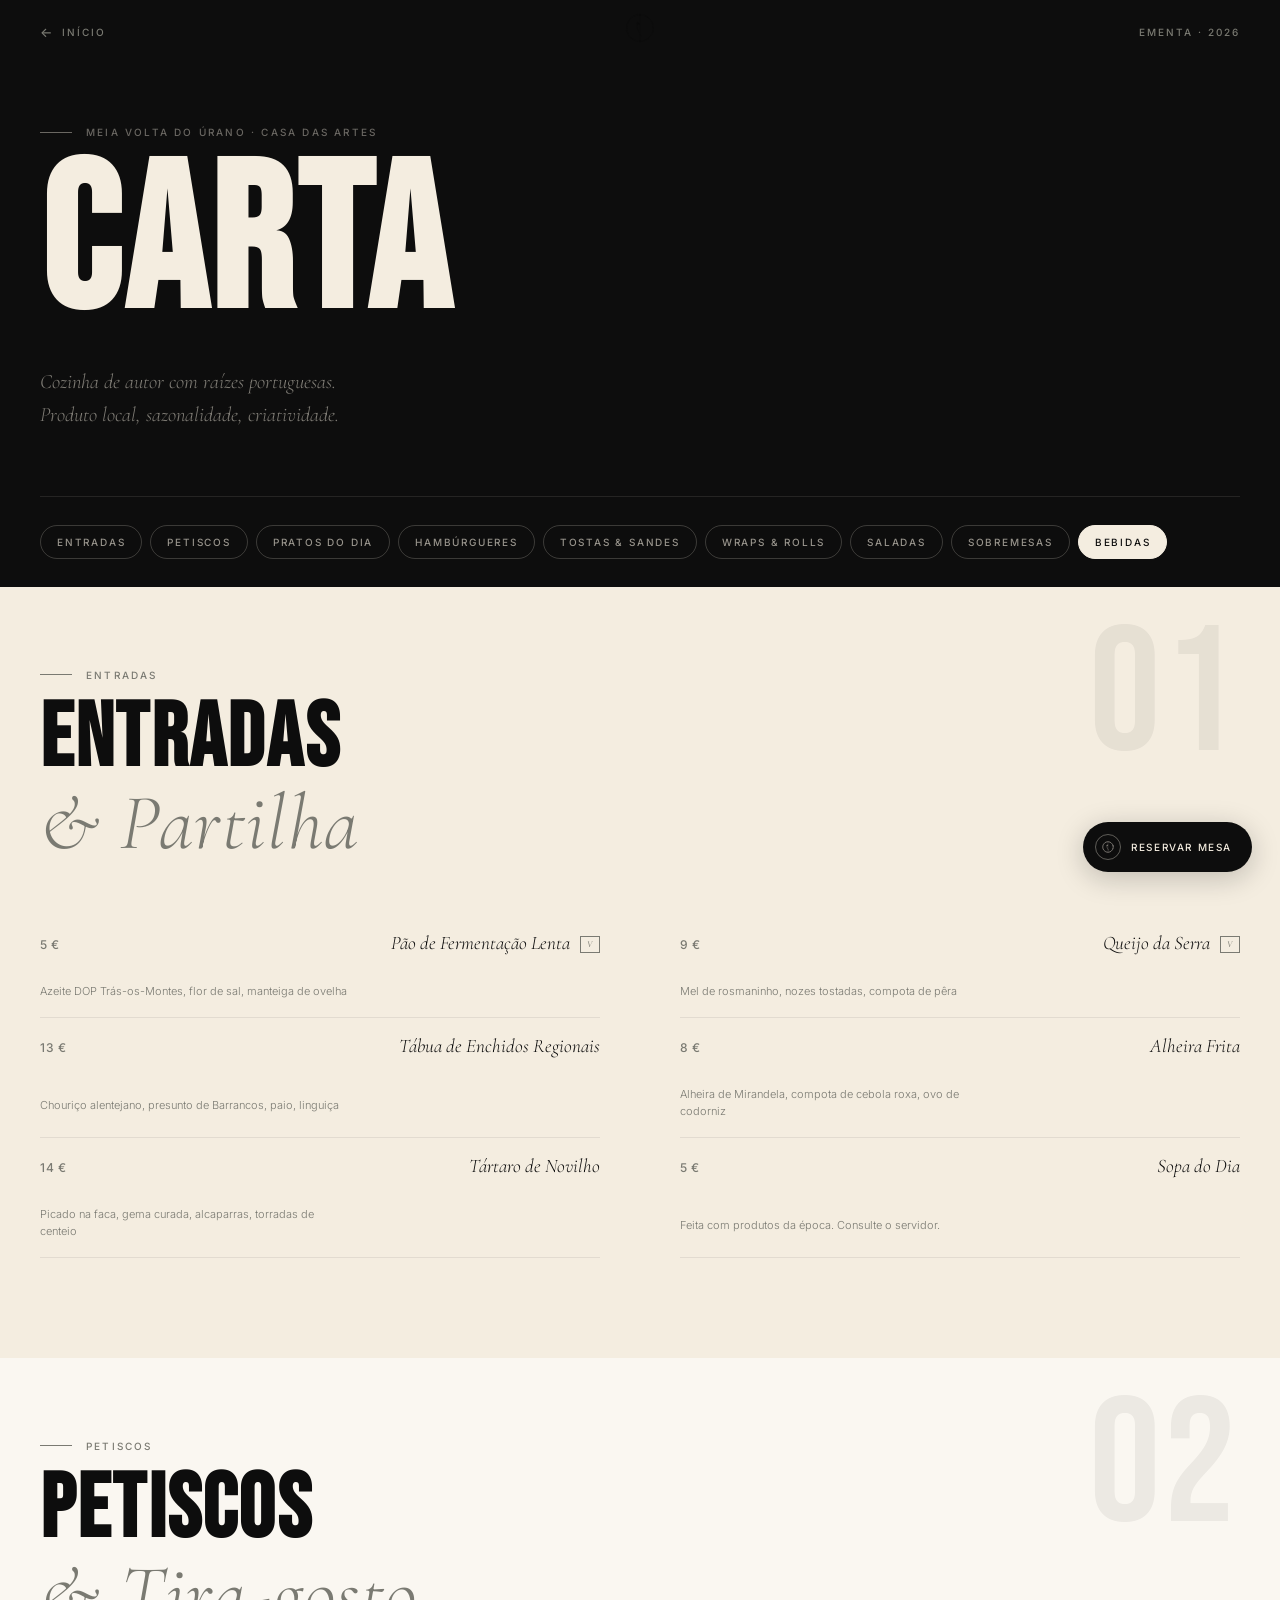
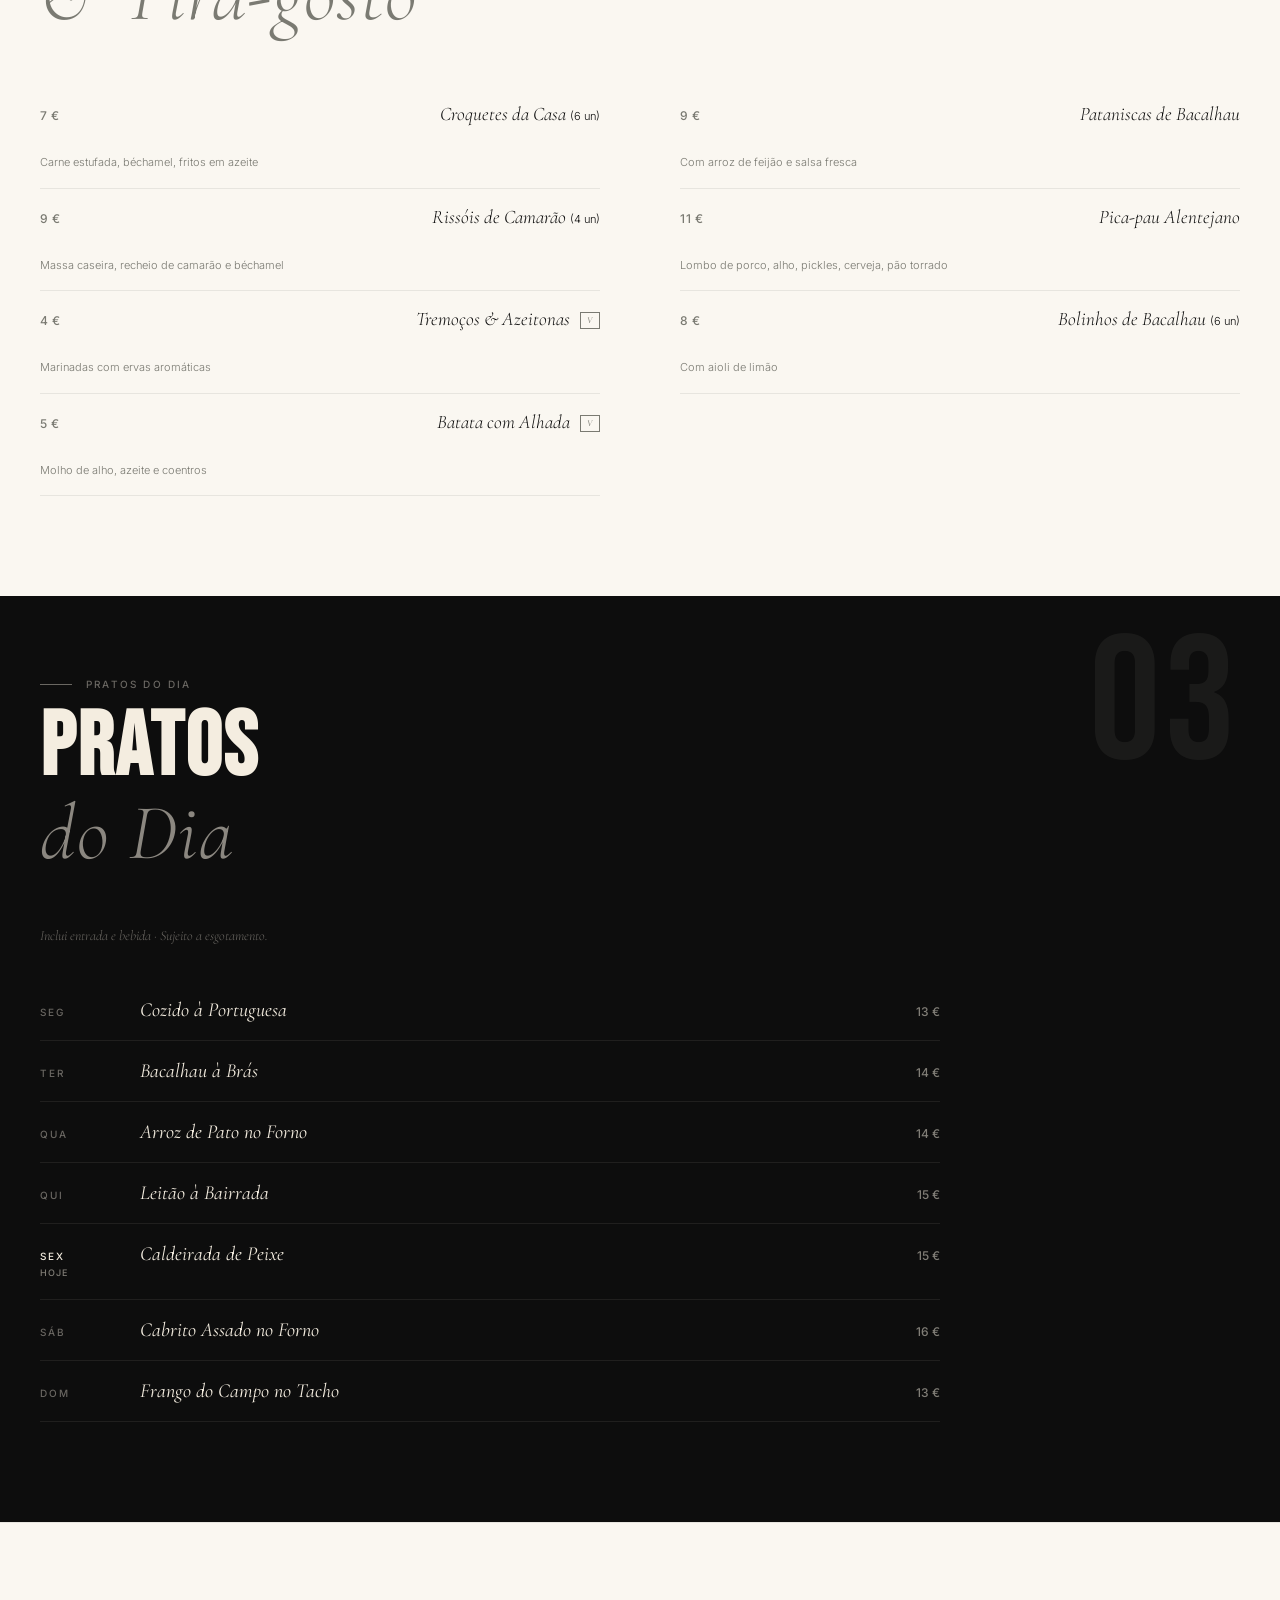
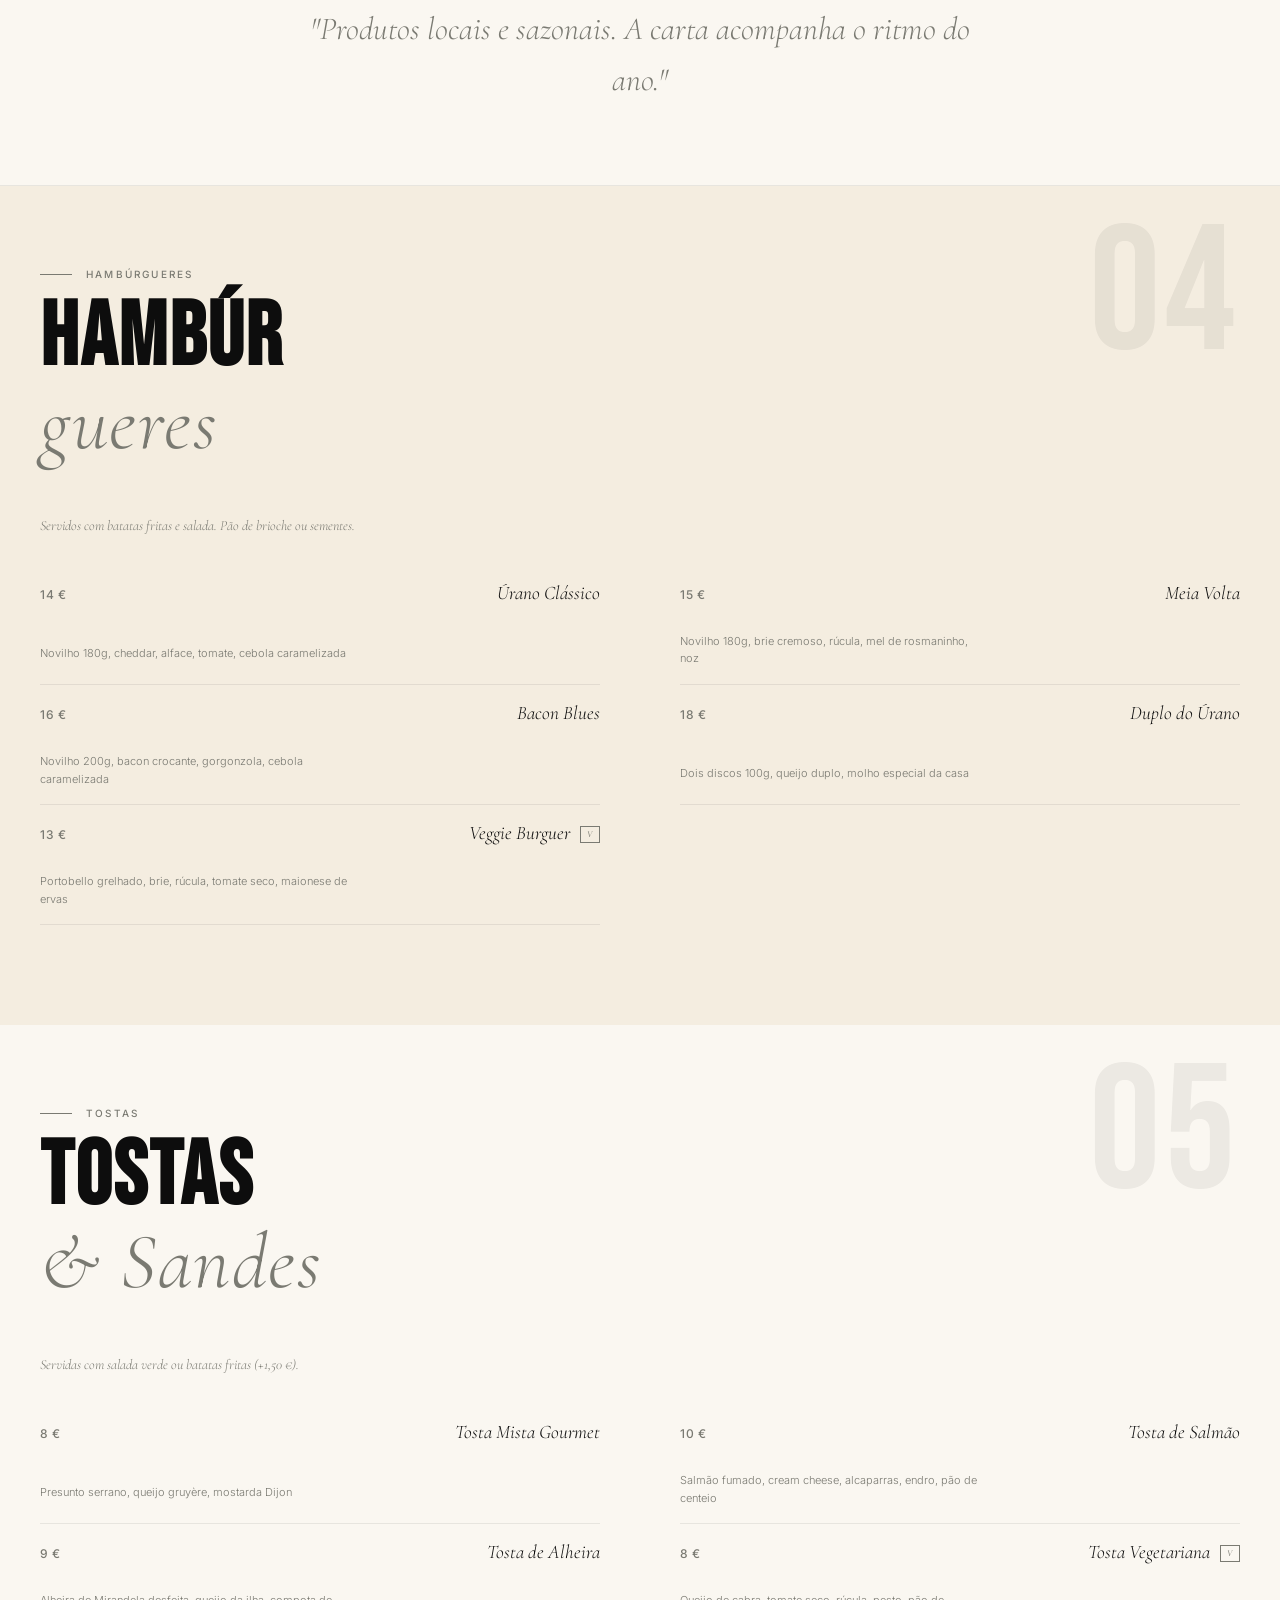
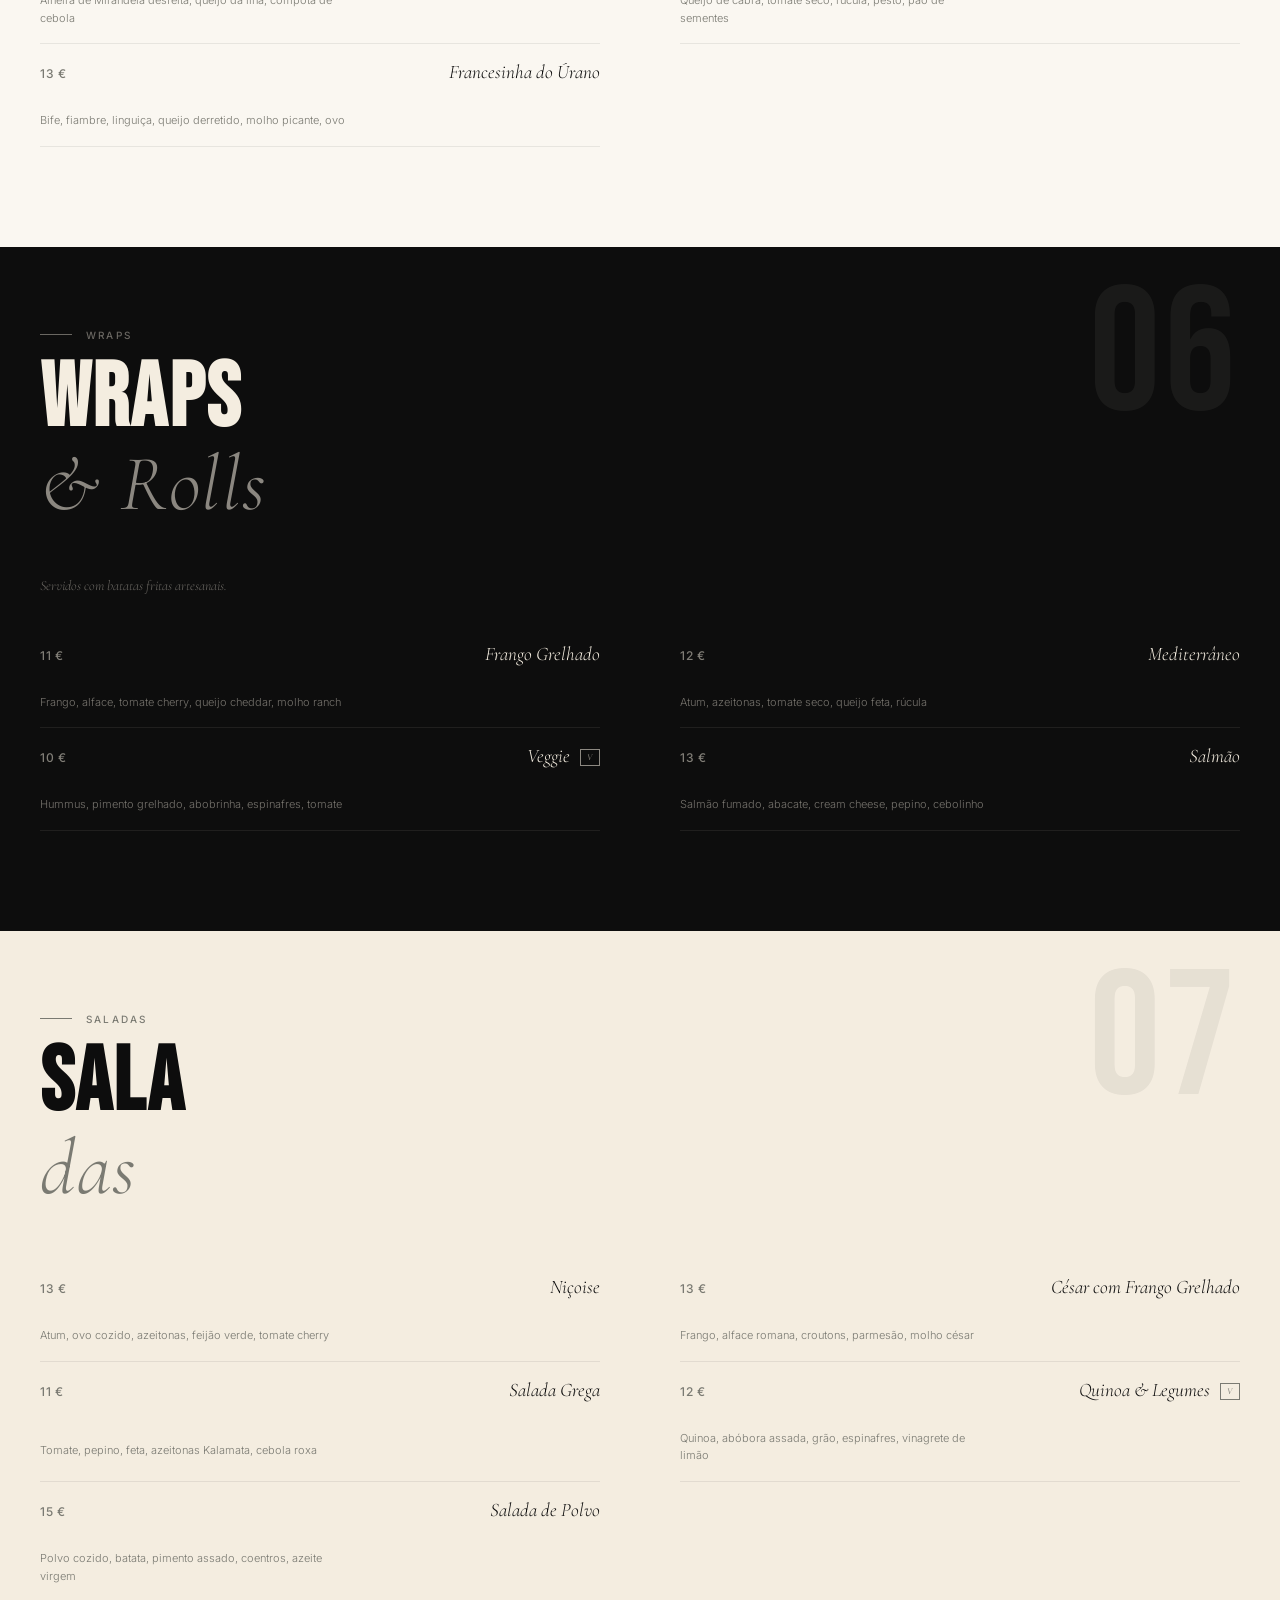
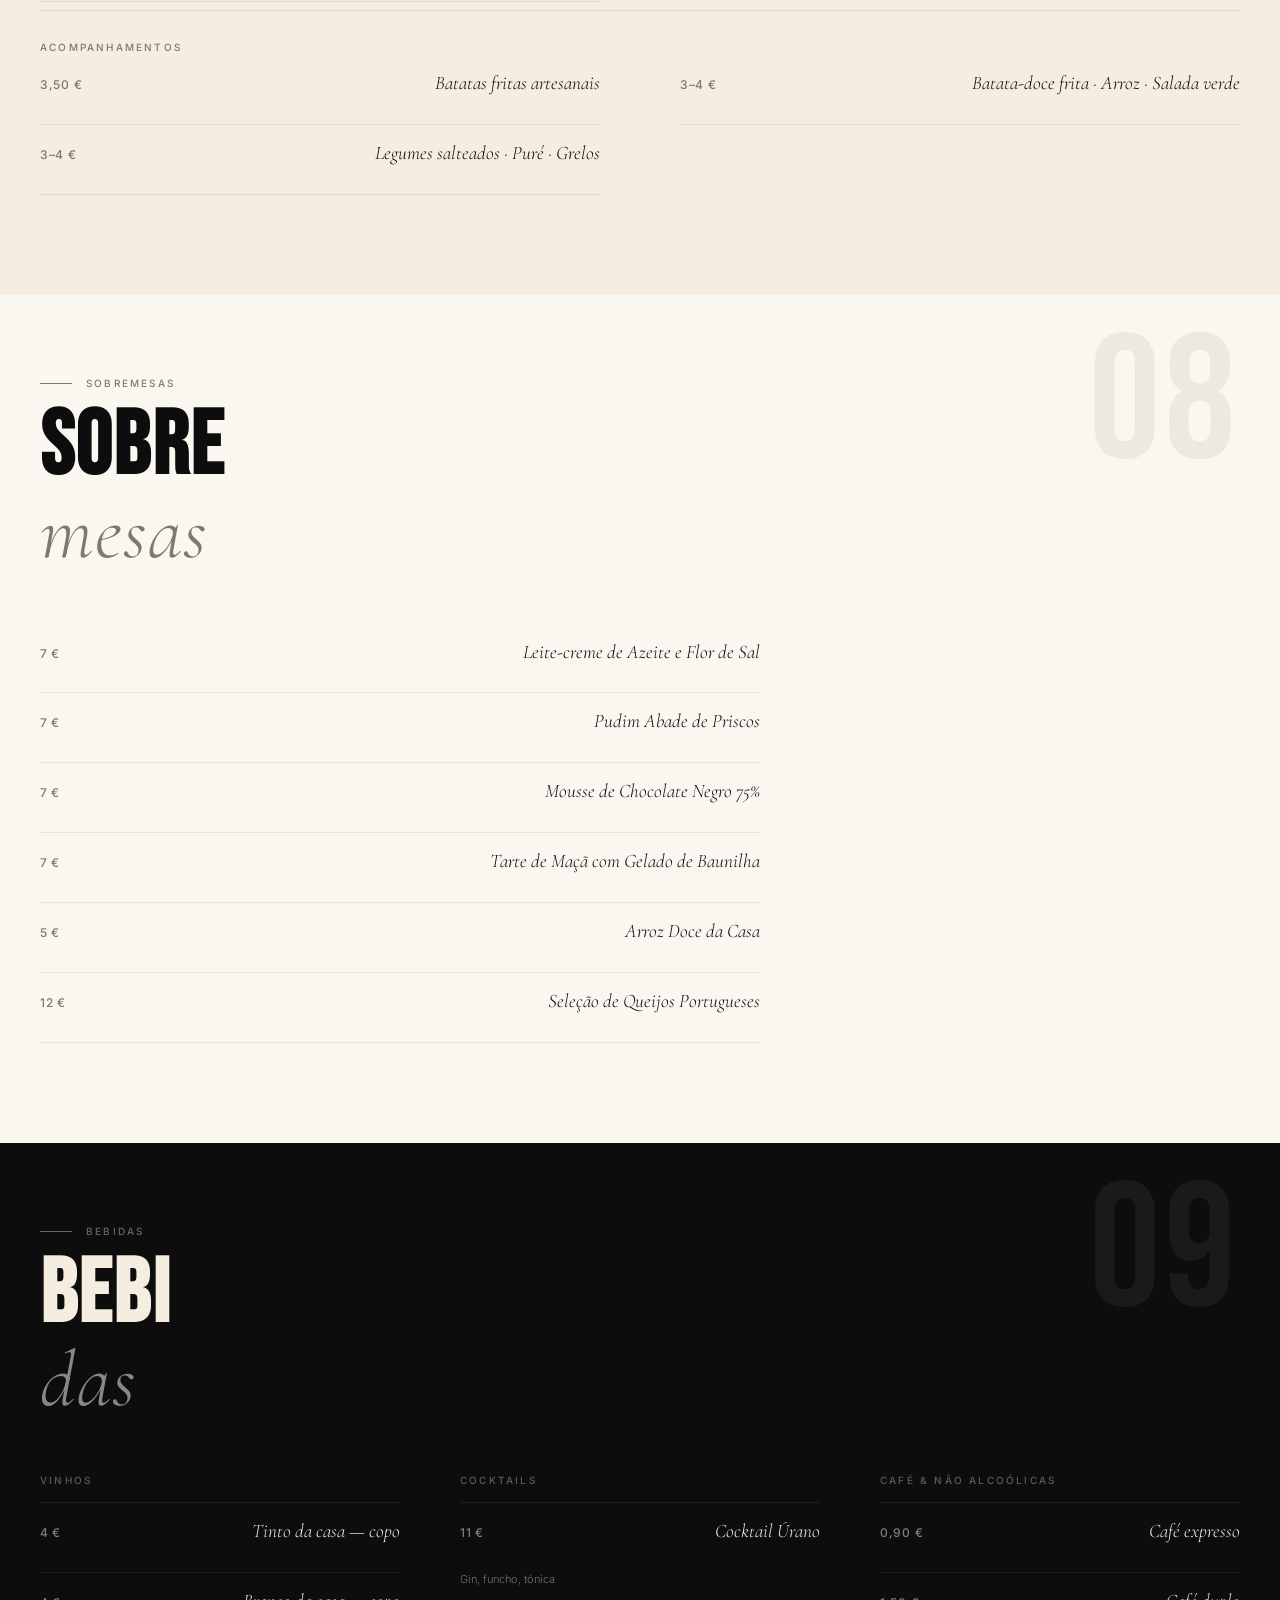
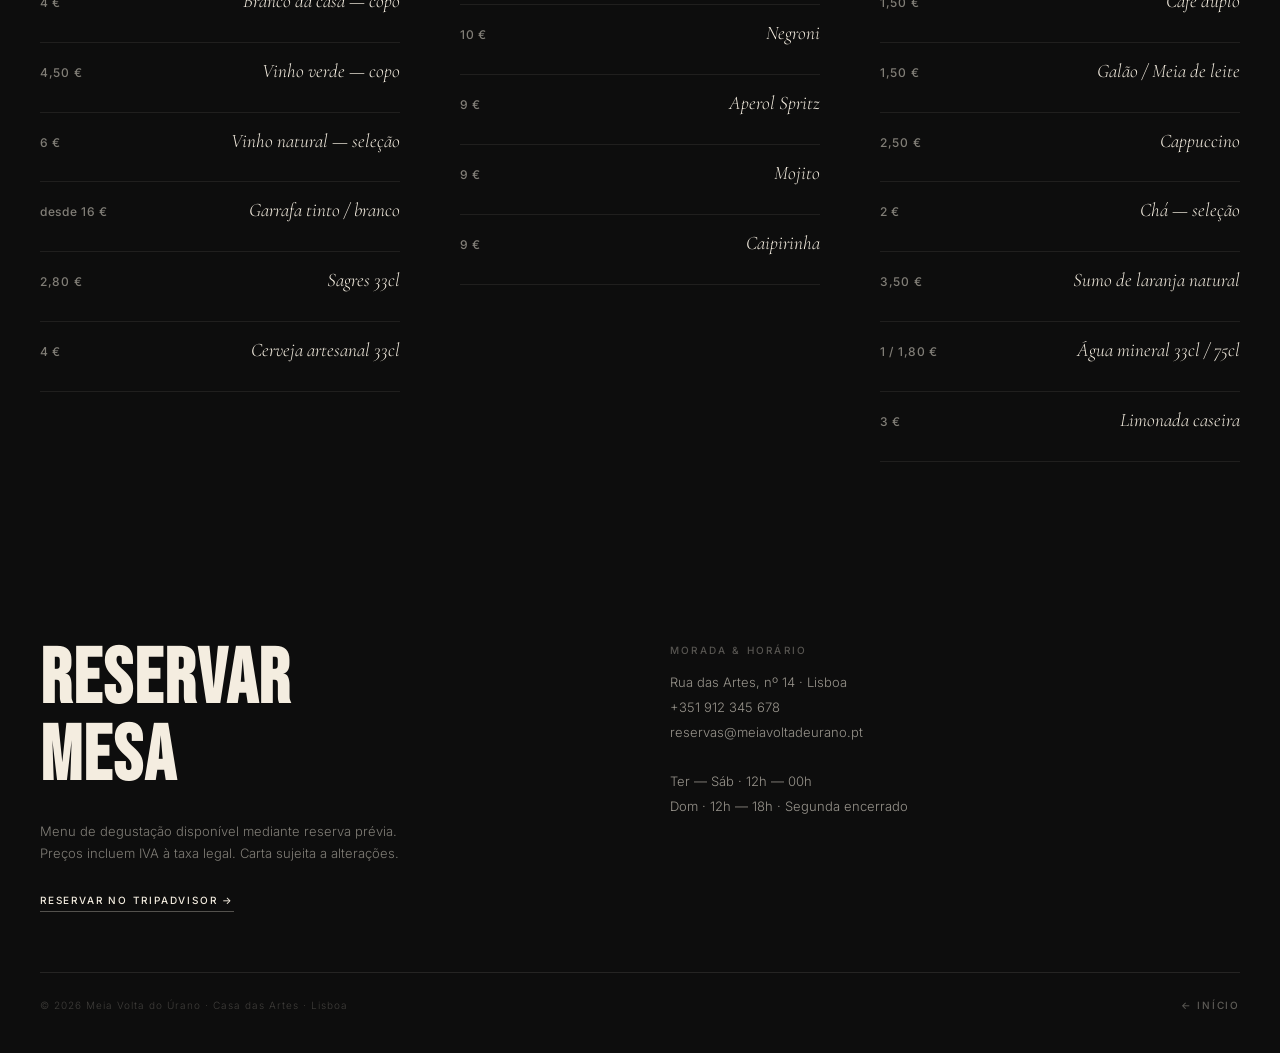
<file: menu.html>
<!DOCTYPE html>
<html lang="pt">
<head>
  <meta charset="UTF-8" />
  <meta name="viewport" content="width=device-width, initial-scale=1.0" />
  <title>Ementa · Meia Volta do Úrano</title>
  <link rel="preconnect" href="https://fonts.googleapis.com" />
  <link rel="preconnect" href="https://fonts.gstatic.com" crossorigin />
  <link href="https://fonts.googleapis.com/css2?family=Bebas+Neue&family=Cormorant+Garamond:ital,wght@0,300;0,400;1,300;1,400&family=Inter:wght@300;400;500&display=swap" rel="stylesheet" />
  <style>
  /* ═══════════════════════════════════════════════
     TOKENS
  ═══════════════════════════════════════════════ */
  :root {
    --cream:     #f4ede0;
    --cream-alt: #faf7f1;
    --black:     #0d0d0d;
    --mid:       #7a7a72;
    --dim:       #b2ada4;
    --ff-d:      'Bebas Neue', sans-serif;
    --ff-s:      'Cormorant Garamond', serif;
    --ff-b:      'Inter', sans-serif;
    --ease:      cubic-bezier(0.25, 0.46, 0.45, 0.94);
    --nav-h:     64px;
  }

  /* ═══════════════════════════════════════════════
     RESET
  ═══════════════════════════════════════════════ */
  *, *::before, *::after { box-sizing: border-box; margin: 0; padding: 0; }
  html { scroll-behavior: smooth; }
  body { background: var(--cream); color: var(--black); font-family: var(--ff-b); font-weight: 300; line-height: 1.6; overflow-x: hidden; }
  a { color: inherit; text-decoration: none; }
  ul { list-style: none; }

  /* ═══════════════════════════════════════════════
     FLOATING CTA
  ═══════════════════════════════════════════════ */
  .cta-float {
    position: fixed; bottom: 28px; right: 28px; z-index: 900;
    display: flex; align-items: center; gap: 10px;
    padding: 12px 20px 12px 12px;
    background: var(--black); color: var(--cream);
    font-family: var(--ff-b); font-size: 10px; font-weight: 500;
    letter-spacing: 0.16em; text-transform: uppercase;
    border-radius: 100px;
    box-shadow: 0 6px 28px rgba(13,13,13,.22);
    transition: transform .35s var(--ease), background .3s;
  }
  .cta-float:hover { transform: translateY(-3px); background: #2c2c2c; }
  .cta-float__mark {
    width: 26px; height: 26px;
    border: 1.5px solid rgba(244,237,224,.35);
    border-radius: 50%; display: flex; align-items: center; justify-content: center;
  }
  .cta-float__mark svg { width: 14px; height: 14px; }

  /* ═══════════════════════════════════════════════
     NAV
  ═══════════════════════════════════════════════ */
  .menu-nav {
    position: fixed; inset: 0 0 auto 0; z-index: 800;
    height: var(--nav-h); padding: 0 40px;
    display: grid; grid-template-columns: 1fr auto 1fr;
    align-items: center;
    transition: background .5s var(--ease), backdrop-filter .5s;
  }
  .menu-nav.scrolled {
    background: rgba(244,237,224,.94);
    backdrop-filter: blur(16px); -webkit-backdrop-filter: blur(16px);
  }
  .menu-nav__back {
    font-size: 10px; font-weight: 500; letter-spacing: .2em;
    text-transform: uppercase; color: var(--mid);
    display: flex; align-items: center; gap: 8px;
    transition: color .3s, gap .3s;
  }
  .menu-nav__back:hover { color: var(--black); gap: 12px; }
  .menu-nav__back::before { content: '←'; font-size: 13px; }
  .menu-nav__logo { display: flex; justify-content: center; }
  .menu-nav__logo svg { width: 36px; height: 36px; }
  .menu-nav__label {
    font-size: 10px; font-weight: 500; letter-spacing: .2em;
    text-transform: uppercase; color: var(--mid);
    text-align: right;
  }

  /* ═══════════════════════════════════════════════
     HERO
  ═══════════════════════════════════════════════ */
  .menu-hero {
    background: var(--black); color: var(--cream);
    padding: calc(var(--nav-h) + 60px) 40px 0;
    overflow: hidden; position: relative;
  }
  .menu-hero__label {
    font-size: 10px; font-weight: 500; letter-spacing: .22em;
    text-transform: uppercase; color: rgba(244,237,224,.4);
    margin-bottom: 20px;
    display: flex; align-items: center; gap: 14px;
  }
  .menu-hero__label::before {
    content: ''; display: block; width: 32px; height: 1px;
    background: currentColor; flex-shrink: 0;
  }
  .menu-hero__title {
    font-family: var(--ff-d);
    font-size: clamp(100px, 16vw, 220px);
    line-height: .85; letter-spacing: .02em;
    text-transform: uppercase;
    color: var(--cream);
    margin-bottom: 32px;
  }
  .menu-hero__sub {
    font-family: var(--ff-s); font-style: italic;
    font-size: clamp(16px, 1.6vw, 22px);
    color: rgba(244,237,224,.5);
    margin-bottom: 64px;
    max-width: 600px;
  }

  /* ── TOC pills ── */
  .menu-toc {
    display: flex; flex-wrap: wrap; gap: 8px;
    padding: 28px 0;
    border-top: 1px solid rgba(244,237,224,.1);
    overflow-x: auto;
  }
  .menu-toc a {
    font-size: 10px; font-weight: 500; letter-spacing: .18em;
    text-transform: uppercase;
    padding: 8px 16px;
    border: 1px solid rgba(244,237,224,.2);
    border-radius: 100px;
    color: rgba(244,237,224,.6);
    white-space: nowrap;
    transition: color .3s, border-color .3s, background .3s;
  }
  .menu-toc a:hover {
    color: var(--black); background: var(--cream); border-color: var(--cream);
  }
  .menu-toc a.active { color: var(--black); background: var(--cream); border-color: var(--cream); }

  /* ═══════════════════════════════════════════════
     SECTION — shared
  ═══════════════════════════════════════════════ */
  .carta-sec {
    padding: 80px 40px 100px;
    position: relative; overflow: hidden;
  }
  .carta-sec--alt  { background: var(--cream-alt); }
  .carta-sec--dark { background: var(--black); color: var(--cream); }
  .carta-sec--dark .sec-num   { color: rgba(244,237,224,.06); }
  .carta-sec--dark .sec-title em { color: rgba(244,237,224,.55); }
  .carta-sec--dark .carta-note { color: rgba(244,237,224,.4); }
  .carta-sec--dark .carta-item { border-color: rgba(244,237,224,.08); }
  .carta-sec--dark .item-desc  { color: rgba(244,237,224,.45); }
  .carta-sec--dark .item-price { color: rgba(244,237,224,.5); }
  .carta-sec--dark .item-tag   { color: rgba(244,237,224,.55); border-color: currentColor; }
  .carta-sec--dark .subhead    { color: rgba(244,237,224,.35); border-color: rgba(244,237,224,.1); }
  .carta-sec--dark .day-row    { border-color: rgba(244,237,224,.08); }
  .carta-sec--dark .day-label  { color: rgba(244,237,224,.4); }
  .carta-sec--dark .day-dish   { color: var(--cream); }
  .carta-sec--dark .day-price  { color: rgba(244,237,224,.5); }
  .carta-sec--dark .day-row.today .day-label { color: var(--cream); }

  /* Decorative number */
  .sec-num {
    font-family: var(--ff-d);
    font-size: clamp(100px, 14vw, 180px);
    line-height: 1; letter-spacing: .02em;
    color: rgba(13,13,13,.06);
    position: absolute; top: 20px; right: 40px;
    pointer-events: none; user-select: none;
  }

  /* Section header */
  .sec-head { margin-bottom: 52px; position: relative; z-index: 1; }
  .sec-label {
    font-size: 10px; font-weight: 500; letter-spacing: .22em;
    text-transform: uppercase; color: var(--mid);
    margin-bottom: 12px;
    display: flex; align-items: center; gap: 14px;
  }
  .carta-sec--dark .sec-label { color: rgba(244,237,224,.4); }
  .sec-label::before { content: ''; width: 32px; height: 1px; background: currentColor; flex-shrink: 0; }
  .sec-title {
    font-family: var(--ff-d);
    font-size: clamp(52px, 7vw, 100px);
    line-height: 1; letter-spacing: .025em; text-transform: uppercase;
  }
  .sec-title em {
    font-family: var(--ff-s); font-style: italic; font-weight: 300;
    text-transform: none; font-size: .88em; letter-spacing: .02em;
    color: var(--mid); display: block;
  }

  /* ── Grid ── */
  .carta-grid {
    display: grid;
    grid-template-columns: repeat(2, 1fr);
    gap: 0 80px;
    position: relative; z-index: 1;
  }
  .carta-grid--single { grid-template-columns: 1fr; max-width: 720px; }
  .carta-grid--triple { grid-template-columns: repeat(3, 1fr); gap: 0 60px; }

  /* ── Item row ── */
  .carta-item {
    display: grid;
    grid-template-columns: 1fr auto;
    align-items: baseline;
    gap: 12px 20px;
    padding: 16px 0;
    border-bottom: 1px solid rgba(13,13,13,.08);
  }
  .item-name {
    font-family: var(--ff-s); font-style: italic;
    font-size: clamp(17px, 1.5vw, 20px); font-weight: 300;
    line-height: 1.3;
  }
  .item-desc {
    grid-column: 1; font-size: 11px; font-weight: 300;
    color: var(--mid); line-height: 1.6;
    margin-top: 3px; max-width: 44ch;
  }
  .item-price {
    grid-row: 1 / 3; align-self: start;
    font-size: 12px; font-weight: 500; letter-spacing: .06em;
    color: var(--mid); white-space: nowrap; padding-top: 4px;
  }
  .item-price::after { content: ' €'; }
  .item-tag {
    font-size: 9px; font-weight: 500; letter-spacing: .14em;
    text-transform: uppercase; padding: 2px 6px;
    border: 1px solid var(--mid); margin-left: 6px;
    vertical-align: 2px; color: var(--mid);
  }

  /* ── Subheading inside a section ── */
  .subhead {
    font-size: 10px; font-weight: 500; letter-spacing: .22em;
    text-transform: uppercase; color: var(--mid);
    padding: 28px 0 0; margin-top: 8px;
    border-top: 1px solid rgba(13,13,13,.08);
    grid-column: 1 / -1;
  }

  /* ── Note ── */
  .carta-note {
    font-family: var(--ff-s); font-style: italic;
    font-size: 14px; color: var(--mid);
    margin-bottom: 28px; grid-column: 1 / -1;
  }

  /* ── Day rows (Pratos do Dia) ── */
  .day-grid {
    display: flex; flex-direction: column;
    max-width: 900px;
    position: relative; z-index: 1;
  }
  .day-row {
    display: grid;
    grid-template-columns: 72px 1fr auto;
    align-items: baseline;
    gap: 28px; padding: 18px 0;
    border-bottom: 1px solid rgba(13,13,13,.08);
    transition: background .3s;
  }
  .day-row:first-child { border-top: 1px solid rgba(13,13,13,.08); }
  .day-label {
    font-size: 10px; font-weight: 500; letter-spacing: .18em;
    text-transform: uppercase; color: var(--dim);
  }
  .day-row.today .day-label {
    color: var(--black); position: relative;
  }
  .day-row.today .day-label::after {
    content: 'hoje'; display: block; font-size: 9px;
    letter-spacing: .1em; color: var(--mid); margin-top: 2px;
  }
  .carta-sec--dark .day-row.today .day-label::after { color: rgba(244,237,224,.5); }
  .day-dish {
    font-family: var(--ff-s); font-size: 20px;
    font-weight: 400; font-style: italic; line-height: 1.2;
  }
  .day-price { font-size: 12px; font-weight: 500; color: var(--mid); white-space: nowrap; }
  .day-price::after { content: ' €'; }

  /* ── Drinks grid ── */
  .drinks-group { margin-bottom: 40px; }
  .drinks-group-title {
    font-size: 10px; font-weight: 500; letter-spacing: .22em;
    text-transform: uppercase; color: rgba(244,237,224,.35);
    padding-bottom: 14px; margin-bottom: 0;
    border-bottom: 1px solid rgba(244,237,224,.08);
  }

  /* ═══════════════════════════════════════════════
     DIVIDER STATEMENT
  ═══════════════════════════════════════════════ */
  .carta-statement {
    background: var(--cream-alt);
    padding: 80px 40px;
    text-align: center;
    border-top: 1px solid rgba(13,13,13,.08);
    border-bottom: 1px solid rgba(13,13,13,.08);
  }
  .carta-statement p {
    font-family: var(--ff-s); font-style: italic;
    font-size: clamp(22px, 2.5vw, 36px);
    color: var(--mid); line-height: 1.6; max-width: 680px;
    margin: 0 auto;
  }

  /* ═══════════════════════════════════════════════
     FOOTER
  ═══════════════════════════════════════════════ */
  .menu-foot {
    background: var(--black); color: var(--cream);
    padding: 80px 40px 40px;
  }
  .menu-foot__inner {
    max-width: 1240px; margin: 0 auto;
    display: grid; grid-template-columns: 1fr 1fr; gap: 60px;
    padding-bottom: 60px;
    border-bottom: 1px solid rgba(244,237,224,.1);
  }
  .menu-foot__title {
    font-family: var(--ff-d);
    font-size: clamp(44px, 6vw, 80px);
    line-height: 1; letter-spacing: .025em;
    text-transform: uppercase; color: var(--cream);
    margin-bottom: 24px;
  }
  .menu-foot__cta {
    display: inline-block; margin-top: 8px;
    font-size: 10px; font-weight: 500; letter-spacing: .18em;
    text-transform: uppercase; color: var(--cream);
    border-bottom: 1px solid rgba(244,237,224,.3);
    padding-bottom: 3px;
    transition: border-color .3s;
  }
  .menu-foot__cta:hover { border-color: var(--cream); }
  .menu-foot__info h4 {
    font-size: 10px; font-weight: 500; letter-spacing: .22em;
    text-transform: uppercase; color: rgba(244,237,224,.32);
    margin-bottom: 12px;
  }
  .menu-foot__info p {
    font-size: 13px; font-weight: 300; line-height: 1.9;
    color: rgba(244,237,224,.6);
  }
  .menu-foot__info a { color: rgba(244,237,224,.6); transition: color .3s; }
  .menu-foot__info a:hover { color: var(--cream); }
  .menu-foot__copy {
    max-width: 1240px; margin: 24px auto 0;
    display: flex; justify-content: space-between; align-items: center;
    flex-wrap: wrap; gap: 12px;
  }
  .menu-foot__copy p {
    font-size: 10px; letter-spacing: .1em;
    color: rgba(244,237,224,.22);
  }
  .menu-foot__back {
    font-size: 10px; font-weight: 500; letter-spacing: .18em;
    text-transform: uppercase; color: rgba(244,237,224,.35);
    transition: color .3s; display: flex; align-items: center; gap: 6px;
  }
  .menu-foot__back:hover { color: var(--cream); }

  /* ═══════════════════════════════════════════════
     RESPONSIVE
  ═══════════════════════════════════════════════ */
  @media (max-width: 900px) {
    .carta-grid, .carta-grid--triple { grid-template-columns: 1fr; }
    .carta-grid { gap: 0; }
    .menu-foot__inner { grid-template-columns: 1fr; gap: 40px; }
  }
  @media (max-width: 640px) {
    :root { --nav-h: 56px; }
    .menu-nav { padding: 0 20px; }
    .menu-nav__label { display: none; }
    .menu-hero { padding: calc(var(--nav-h) + 40px) 20px 0; }
    .carta-sec { padding: 60px 20px 72px; }
    .sec-num { right: 20px; font-size: 80px; }
    .menu-toc { gap: 6px; }
    .day-row { grid-template-columns: 56px 1fr auto; gap: 16px; }
    .menu-foot { padding: 60px 20px 32px; }
    .menu-foot__copy { flex-direction: column; gap: 8px; }
    .cta-float { bottom: 16px; right: 16px; padding: 10px 16px 10px 10px; }
  }
  </style>
</head>
<body>

<!-- ── SVG defs ── -->
<svg width="0" height="0" style="position:absolute" aria-hidden="true">
  <symbol id="logo-mark" viewBox="0 0 100 100">
    <g fill="none" stroke="currentColor" stroke-linecap="round">
      <ellipse cx="50" cy="50" rx="38" ry="38" transform="rotate(-12 50 50)" stroke-width="2.2"/>
      <ellipse cx="50" cy="50" rx="37" ry="37" transform="rotate(18 50 50)" stroke-width="0.8"/>
      <path d="M50 12 L50 88" stroke-width="0.8"/>
      <path d="M46 34 Q38 40 42 50 Q46 58 48 64 Q50 70 54 72" stroke-width="1.6"/>
      <circle cx="44" cy="38" r="3" stroke-width="1.4"/>
    </g>
  </symbol>
</svg>

<!-- ── Floating CTA ── -->
<a href="https://www.tripadvisor.com/" class="cta-float" target="_blank" rel="noopener">
  <span class="cta-float__mark"><svg viewBox="0 0 100 100"><use href="#logo-mark"/></svg></span>
  Reservar Mesa
</a>

<!-- ══════════════════════════════════════
     NAV
══════════════════════════════════════ -->
<header class="menu-nav" id="menuNav">
  <a href="index.html" class="menu-nav__back">Início</a>
  <div class="menu-nav__logo">
    <a href="index.html" aria-label="Página inicial">
      <svg viewBox="0 0 100 100" fill="none" stroke="#0d0d0d" stroke-linecap="round">
        <use href="#logo-mark"/>
      </svg>
    </a>
  </div>
  <span class="menu-nav__label">Ementa · 2026</span>
</header>

<!-- ══════════════════════════════════════
     HERO
══════════════════════════════════════ -->
<div class="menu-hero">
  <p class="menu-hero__label">Meia Volta do Úrano · Casa das Artes</p>
  <h1 class="menu-hero__title">Carta</h1>
  <p class="menu-hero__sub">Cozinha de autor com raízes portuguesas.<br>Produto local, sazonalidade, criatividade.</p>
  <nav class="menu-toc" aria-label="Secções da carta">
    <a href="#entradas">Entradas</a>
    <a href="#petiscos">Petiscos</a>
    <a href="#dia">Pratos do Dia</a>
    <a href="#hamburgueres">Hambúrgueres</a>
    <a href="#tostas">Tostas &amp; Sandes</a>
    <a href="#wraps">Wraps &amp; Rolls</a>
    <a href="#saladas">Saladas</a>
    <a href="#sobremesas">Sobremesas</a>
    <a href="#bebidas">Bebidas</a>
  </nav>
</div>

<!-- ══════════════════════════════════════
     01 — ENTRADAS
══════════════════════════════════════ -->
<section class="carta-sec" id="entradas">
  <span class="sec-num" aria-hidden="true">01</span>
  <div class="sec-head">
    <p class="sec-label">Entradas</p>
    <h2 class="sec-title">Entradas<em>&amp; Partilha</em></h2>
  </div>
  <div class="carta-grid">
    <article class="carta-item">
      <span class="item-name">Pão de Fermentação Lenta <span class="item-tag">v</span></span>
      <span class="item-price">5</span>
      <span class="item-desc">Azeite DOP Trás-os-Montes, flor de sal, manteiga de ovelha</span>
    </article>
    <article class="carta-item">
      <span class="item-name">Queijo da Serra <span class="item-tag">v</span></span>
      <span class="item-price">9</span>
      <span class="item-desc">Mel de rosmaninho, nozes tostadas, compota de pêra</span>
    </article>
    <article class="carta-item">
      <span class="item-name">Tábua de Enchidos Regionais</span>
      <span class="item-price">13</span>
      <span class="item-desc">Chouriço alentejano, presunto de Barrancos, paio, linguiça</span>
    </article>
    <article class="carta-item">
      <span class="item-name">Alheira Frita</span>
      <span class="item-price">8</span>
      <span class="item-desc">Alheira de Mirandela, compota de cebola roxa, ovo de codorniz</span>
    </article>
    <article class="carta-item">
      <span class="item-name">Tártaro de Novilho</span>
      <span class="item-price">14</span>
      <span class="item-desc">Picado na faca, gema curada, alcaparras, torradas de centeio</span>
    </article>
    <article class="carta-item">
      <span class="item-name">Sopa do Dia</span>
      <span class="item-price">5</span>
      <span class="item-desc">Feita com produtos da época. Consulte o servidor.</span>
    </article>
  </div>
</section>

<!-- ══════════════════════════════════════
     02 — PETISCOS
══════════════════════════════════════ -->
<section class="carta-sec carta-sec--alt" id="petiscos">
  <span class="sec-num" aria-hidden="true">02</span>
  <div class="sec-head">
    <p class="sec-label">Petiscos</p>
    <h2 class="sec-title">Petiscos<em>&amp; Tira-gosto</em></h2>
  </div>
  <div class="carta-grid">
    <article class="carta-item">
      <span class="item-name">Croquetes da Casa <small style="font-size:11px;font-style:normal;font-family:var(--ff-b)">(6 un)</small></span>
      <span class="item-price">7</span>
      <span class="item-desc">Carne estufada, béchamel, fritos em azeite</span>
    </article>
    <article class="carta-item">
      <span class="item-name">Pataniscas de Bacalhau</span>
      <span class="item-price">9</span>
      <span class="item-desc">Com arroz de feijão e salsa fresca</span>
    </article>
    <article class="carta-item">
      <span class="item-name">Rissóis de Camarão <small style="font-size:11px;font-style:normal;font-family:var(--ff-b)">(4 un)</small></span>
      <span class="item-price">9</span>
      <span class="item-desc">Massa caseira, recheio de camarão e béchamel</span>
    </article>
    <article class="carta-item">
      <span class="item-name">Pica-pau Alentejano</span>
      <span class="item-price">11</span>
      <span class="item-desc">Lombo de porco, alho, pickles, cerveja, pão torrado</span>
    </article>
    <article class="carta-item">
      <span class="item-name">Tremoços &amp; Azeitonas <span class="item-tag">v</span></span>
      <span class="item-price">4</span>
      <span class="item-desc">Marinadas com ervas aromáticas</span>
    </article>
    <article class="carta-item">
      <span class="item-name">Bolinhos de Bacalhau <small style="font-size:11px;font-style:normal;font-family:var(--ff-b)">(6 un)</small></span>
      <span class="item-price">8</span>
      <span class="item-desc">Com aioli de limão</span>
    </article>
    <article class="carta-item">
      <span class="item-name">Batata com Alhada <span class="item-tag">v</span></span>
      <span class="item-price">5</span>
      <span class="item-desc">Molho de alho, azeite e coentros</span>
    </article>
  </div>
</section>

<!-- ══════════════════════════════════════
     03 — PRATOS DO DIA
══════════════════════════════════════ -->
<section class="carta-sec carta-sec--dark" id="dia">
  <span class="sec-num" aria-hidden="true">03</span>
  <div class="sec-head">
    <p class="sec-label">Pratos do Dia</p>
    <h2 class="sec-title">Pratos<em>do Dia</em></h2>
  </div>
  <p class="carta-note" style="color:rgba(244,237,224,.4);margin-bottom:32px">Inclui entrada e bebida · Sujeito a esgotamento.</p>
  <div class="day-grid">
    <div class="day-row" data-wd="1">
      <span class="day-label">Seg</span>
      <span class="day-dish">Cozido à Portuguesa</span>
      <span class="day-price">13</span>
    </div>
    <div class="day-row" data-wd="2">
      <span class="day-label">Ter</span>
      <span class="day-dish">Bacalhau à Brás</span>
      <span class="day-price">14</span>
    </div>
    <div class="day-row" data-wd="3">
      <span class="day-label">Qua</span>
      <span class="day-dish">Arroz de Pato no Forno</span>
      <span class="day-price">14</span>
    </div>
    <div class="day-row" data-wd="4">
      <span class="day-label">Qui</span>
      <span class="day-dish">Leitão à Bairrada</span>
      <span class="day-price">15</span>
    </div>
    <div class="day-row" data-wd="5">
      <span class="day-label">Sex</span>
      <span class="day-dish">Caldeirada de Peixe</span>
      <span class="day-price">15</span>
    </div>
    <div class="day-row" data-wd="6">
      <span class="day-label">Sáb</span>
      <span class="day-dish">Cabrito Assado no Forno</span>
      <span class="day-price">16</span>
    </div>
    <div class="day-row" data-wd="0">
      <span class="day-label">Dom</span>
      <span class="day-dish">Frango do Campo no Tacho</span>
      <span class="day-price">13</span>
    </div>
  </div>
</section>

<!-- ══════════════════════════════════════
     STATEMENT
══════════════════════════════════════ -->
<div class="carta-statement">
  <p>"Produtos locais e sazonais. A carta acompanha o ritmo do ano."</p>
</div>

<!-- ══════════════════════════════════════
     04 — HAMBÚRGUERES
══════════════════════════════════════ -->
<section class="carta-sec" id="hamburgueres">
  <span class="sec-num" aria-hidden="true">04</span>
  <div class="sec-head">
    <p class="sec-label">Hambúrgueres</p>
    <h2 class="sec-title">Hambúr<em>gueres</em></h2>
  </div>
  <p class="carta-note">Servidos com batatas fritas e salada. Pão de brioche ou sementes.</p>
  <div class="carta-grid">
    <article class="carta-item">
      <span class="item-name">Úrano Clássico</span>
      <span class="item-price">14</span>
      <span class="item-desc">Novilho 180g, cheddar, alface, tomate, cebola caramelizada</span>
    </article>
    <article class="carta-item">
      <span class="item-name">Meia Volta</span>
      <span class="item-price">15</span>
      <span class="item-desc">Novilho 180g, brie cremoso, rúcula, mel de rosmaninho, noz</span>
    </article>
    <article class="carta-item">
      <span class="item-name">Bacon Blues</span>
      <span class="item-price">16</span>
      <span class="item-desc">Novilho 200g, bacon crocante, gorgonzola, cebola caramelizada</span>
    </article>
    <article class="carta-item">
      <span class="item-name">Duplo do Úrano</span>
      <span class="item-price">18</span>
      <span class="item-desc">Dois discos 100g, queijo duplo, molho especial da casa</span>
    </article>
    <article class="carta-item">
      <span class="item-name">Veggie Burguer <span class="item-tag">v</span></span>
      <span class="item-price">13</span>
      <span class="item-desc">Portobello grelhado, brie, rúcula, tomate seco, maionese de ervas</span>
    </article>
  </div>
</section>

<!-- ══════════════════════════════════════
     05 — TOSTAS & SANDES
══════════════════════════════════════ -->
<section class="carta-sec carta-sec--alt" id="tostas">
  <span class="sec-num" aria-hidden="true">05</span>
  <div class="sec-head">
    <p class="sec-label">Tostas</p>
    <h2 class="sec-title">Tostas<em>&amp; Sandes</em></h2>
  </div>
  <p class="carta-note">Servidas com salada verde ou batatas fritas (+1,50 €).</p>
  <div class="carta-grid">
    <article class="carta-item">
      <span class="item-name">Tosta Mista Gourmet</span>
      <span class="item-price">8</span>
      <span class="item-desc">Presunto serrano, queijo gruyère, mostarda Dijon</span>
    </article>
    <article class="carta-item">
      <span class="item-name">Tosta de Salmão</span>
      <span class="item-price">10</span>
      <span class="item-desc">Salmão fumado, cream cheese, alcaparras, endro, pão de centeio</span>
    </article>
    <article class="carta-item">
      <span class="item-name">Tosta de Alheira</span>
      <span class="item-price">9</span>
      <span class="item-desc">Alheira de Mirandela desfeita, queijo da ilha, compota de cebola</span>
    </article>
    <article class="carta-item">
      <span class="item-name">Tosta Vegetariana <span class="item-tag">v</span></span>
      <span class="item-price">8</span>
      <span class="item-desc">Queijo de cabra, tomate seco, rúcula, pesto, pão de sementes</span>
    </article>
    <article class="carta-item">
      <span class="item-name">Francesinha do Úrano</span>
      <span class="item-price">13</span>
      <span class="item-desc">Bife, fiambre, linguiça, queijo derretido, molho picante, ovo</span>
    </article>
  </div>
</section>

<!-- ══════════════════════════════════════
     06 — WRAPS & ROLLS
══════════════════════════════════════ -->
<section class="carta-sec carta-sec--dark" id="wraps">
  <span class="sec-num" aria-hidden="true">06</span>
  <div class="sec-head">
    <p class="sec-label">Wraps</p>
    <h2 class="sec-title">Wraps<em>&amp; Rolls</em></h2>
  </div>
  <p class="carta-note">Servidos com batatas fritas artesanais.</p>
  <div class="carta-grid">
    <article class="carta-item">
      <span class="item-name">Frango Grelhado</span>
      <span class="item-price">11</span>
      <span class="item-desc">Frango, alface, tomate cherry, queijo cheddar, molho ranch</span>
    </article>
    <article class="carta-item">
      <span class="item-name">Mediterrâneo</span>
      <span class="item-price">12</span>
      <span class="item-desc">Atum, azeitonas, tomate seco, queijo feta, rúcula</span>
    </article>
    <article class="carta-item">
      <span class="item-name">Veggie <span class="item-tag">v</span></span>
      <span class="item-price">10</span>
      <span class="item-desc">Hummus, pimento grelhado, abobrinha, espinafres, tomate</span>
    </article>
    <article class="carta-item">
      <span class="item-name">Salmão</span>
      <span class="item-price">13</span>
      <span class="item-desc">Salmão fumado, abacate, cream cheese, pepino, cebolinho</span>
    </article>
  </div>
</section>

<!-- ══════════════════════════════════════
     07 — SALADAS
══════════════════════════════════════ -->
<section class="carta-sec" id="saladas">
  <span class="sec-num" aria-hidden="true">07</span>
  <div class="sec-head">
    <p class="sec-label">Saladas</p>
    <h2 class="sec-title">Sala<em>das</em></h2>
  </div>
  <div class="carta-grid">
    <article class="carta-item">
      <span class="item-name">Niçoise</span>
      <span class="item-price">13</span>
      <span class="item-desc">Atum, ovo cozido, azeitonas, feijão verde, tomate cherry</span>
    </article>
    <article class="carta-item">
      <span class="item-name">César com Frango Grelhado</span>
      <span class="item-price">13</span>
      <span class="item-desc">Frango, alface romana, croutons, parmesão, molho césar</span>
    </article>
    <article class="carta-item">
      <span class="item-name">Salada Grega</span>
      <span class="item-price">11</span>
      <span class="item-desc">Tomate, pepino, feta, azeitonas Kalamata, cebola roxa</span>
    </article>
    <article class="carta-item">
      <span class="item-name">Quinoa &amp; Legumes <span class="item-tag">v</span></span>
      <span class="item-price">12</span>
      <span class="item-desc">Quinoa, abóbora assada, grão, espinafres, vinagrete de limão</span>
    </article>
    <article class="carta-item">
      <span class="item-name">Salada de Polvo</span>
      <span class="item-price">15</span>
      <span class="item-desc">Polvo cozido, batata, pimento assado, coentros, azeite virgem</span>
    </article>
    <!-- Acompanhamentos subheading -->
    <div class="subhead">Acompanhamentos</div>
    <article class="carta-item">
      <span class="item-name">Batatas fritas artesanais</span>
      <span class="item-price">3,50</span>
    </article>
    <article class="carta-item">
      <span class="item-name">Batata-doce frita · Arroz · Salada verde</span>
      <span class="item-price">3–4</span>
    </article>
    <article class="carta-item">
      <span class="item-name">Legumes salteados · Puré · Grelos</span>
      <span class="item-price">3–4</span>
    </article>
  </div>
</section>

<!-- ══════════════════════════════════════
     08 — SOBREMESAS
══════════════════════════════════════ -->
<section class="carta-sec carta-sec--alt" id="sobremesas">
  <span class="sec-num" aria-hidden="true">08</span>
  <div class="sec-head">
    <p class="sec-label">Sobremesas</p>
    <h2 class="sec-title">Sobre<em>mesas</em></h2>
  </div>
  <div class="carta-grid carta-grid--single">
    <article class="carta-item">
      <span class="item-name">Leite-creme de Azeite e Flor de Sal</span>
      <span class="item-price">7</span>
    </article>
    <article class="carta-item">
      <span class="item-name">Pudim Abade de Priscos</span>
      <span class="item-price">7</span>
    </article>
    <article class="carta-item">
      <span class="item-name">Mousse de Chocolate Negro 75%</span>
      <span class="item-price">7</span>
    </article>
    <article class="carta-item">
      <span class="item-name">Tarte de Maçã com Gelado de Baunilha</span>
      <span class="item-price">7</span>
    </article>
    <article class="carta-item">
      <span class="item-name">Arroz Doce da Casa</span>
      <span class="item-price">5</span>
    </article>
    <article class="carta-item">
      <span class="item-name">Seleção de Queijos Portugueses</span>
      <span class="item-price">12</span>
    </article>
  </div>
</section>

<!-- ══════════════════════════════════════
     09 — BEBIDAS
══════════════════════════════════════ -->
<section class="carta-sec carta-sec--dark" id="bebidas">
  <span class="sec-num" aria-hidden="true">09</span>
  <div class="sec-head">
    <p class="sec-label">Bebidas</p>
    <h2 class="sec-title">Bebi<em>das</em></h2>
  </div>
  <div class="carta-grid carta-grid--triple">
    <!-- Vinhos -->
    <div>
      <p class="drinks-group-title">Vinhos</p>
      <article class="carta-item">
        <span class="item-name">Tinto da casa — copo</span>
        <span class="item-price">4</span>
      </article>
      <article class="carta-item">
        <span class="item-name">Branco da casa — copo</span>
        <span class="item-price">4</span>
      </article>
      <article class="carta-item">
        <span class="item-name">Vinho verde — copo</span>
        <span class="item-price">4,50</span>
      </article>
      <article class="carta-item">
        <span class="item-name">Vinho natural — seleção</span>
        <span class="item-price">6</span>
      </article>
      <article class="carta-item">
        <span class="item-name">Garrafa tinto / branco</span>
        <span class="item-price">desde 16</span>
      </article>
      <article class="carta-item">
        <span class="item-name">Sagres 33cl</span>
        <span class="item-price">2,80</span>
      </article>
      <article class="carta-item">
        <span class="item-name">Cerveja artesanal 33cl</span>
        <span class="item-price">4</span>
      </article>
    </div>
    <!-- Cocktails -->
    <div>
      <p class="drinks-group-title">Cocktails</p>
      <article class="carta-item">
        <span class="item-name">Cocktail Úrano</span>
        <span class="item-price">11</span>
        <span class="item-desc">Gin, funcho, tónica</span>
      </article>
      <article class="carta-item">
        <span class="item-name">Negroni</span>
        <span class="item-price">10</span>
      </article>
      <article class="carta-item">
        <span class="item-name">Aperol Spritz</span>
        <span class="item-price">9</span>
      </article>
      <article class="carta-item">
        <span class="item-name">Mojito</span>
        <span class="item-price">9</span>
      </article>
      <article class="carta-item">
        <span class="item-name">Caipirinha</span>
        <span class="item-price">9</span>
      </article>
    </div>
    <!-- Café & Soft -->
    <div>
      <p class="drinks-group-title">Café &amp; Não Alcoólicas</p>
      <article class="carta-item">
        <span class="item-name">Café expresso</span>
        <span class="item-price">0,90</span>
      </article>
      <article class="carta-item">
        <span class="item-name">Café duplo</span>
        <span class="item-price">1,50</span>
      </article>
      <article class="carta-item">
        <span class="item-name">Galão / Meia de leite</span>
        <span class="item-price">1,50</span>
      </article>
      <article class="carta-item">
        <span class="item-name">Cappuccino</span>
        <span class="item-price">2,50</span>
      </article>
      <article class="carta-item">
        <span class="item-name">Chá — seleção</span>
        <span class="item-price">2</span>
      </article>
      <article class="carta-item">
        <span class="item-name">Sumo de laranja natural</span>
        <span class="item-price">3,50</span>
      </article>
      <article class="carta-item">
        <span class="item-name">Água mineral 33cl / 75cl</span>
        <span class="item-price">1 / 1,80</span>
      </article>
      <article class="carta-item">
        <span class="item-name">Limonada caseira</span>
        <span class="item-price">3</span>
      </article>
    </div>
  </div>
</section>

<!-- ══════════════════════════════════════
     FOOTER
══════════════════════════════════════ -->
<footer class="menu-foot">
  <div class="menu-foot__inner">
    <div>
      <h2 class="menu-foot__title">Reservar<br>Mesa</h2>
      <p style="font-size:13px;font-weight:300;color:rgba(244,237,224,.5);margin-bottom:20px;line-height:1.7">
        Menu de degustação disponível mediante reserva prévia.<br>
        Preços incluem IVA à taxa legal. Carta sujeita a alterações.
      </p>
      <a class="menu-foot__cta" href="https://www.tripadvisor.com/" target="_blank" rel="noopener">
        Reservar no TripAdvisor →
      </a>
    </div>
    <div class="menu-foot__info">
      <h4>Morada &amp; Horário</h4>
      <p>
        Rua das Artes, nº 14 · Lisboa<br>
        +351 912 345 678<br>
        <a href="mailto:reservas@meiavoltadeurano.pt">reservas@meiavoltadeurano.pt</a><br>
        <br>
        Ter — Sáb · 12h — 00h<br>
        Dom · 12h — 18h · Segunda encerrado
      </p>
    </div>
  </div>
  <div class="menu-foot__copy">
    <p>© <span id="year"></span> Meia Volta do Úrano · Casa das Artes · Lisboa</p>
    <a href="index.html" class="menu-foot__back">← Início</a>
  </div>
</footer>

<script>
(() => {
  'use strict';

  /* Year */
  const y = document.getElementById('year');
  if (y) y.textContent = new Date().getFullYear();

  /* Nav scroll state */
  const nav = document.getElementById('menuNav');
  window.addEventListener('scroll', () => {
    nav.classList.toggle('scrolled', window.scrollY > 60);
  }, { passive: true });

  /* Highlight today's day in Pratos do Dia */
  const wd = new Date().getDay(); // 0=Sun...6=Sat
  document.querySelectorAll('.day-row[data-wd]').forEach(row => {
    if (parseInt(row.dataset.wd) === wd) row.classList.add('today');
  });

  /* TOC active state on scroll */
  const sections = document.querySelectorAll('.carta-sec[id], #dia');
  const tocLinks = document.querySelectorAll('.menu-toc a');
  const io = new IntersectionObserver((entries) => {
    entries.forEach(e => {
      if (e.isIntersecting) {
        tocLinks.forEach(a => {
          a.classList.toggle('active', a.getAttribute('href') === '#' + e.target.id);
        });
      }
    });
  }, { rootMargin: '-40% 0px -55% 0px' });
  sections.forEach(s => io.observe(s));

  /* Smooth scroll for TOC links with nav offset */
  document.querySelectorAll('a[href^="#"]').forEach(link => {
    link.addEventListener('click', e => {
      const id = link.getAttribute('href');
      if (id && id.length > 1) {
        const target = document.querySelector(id);
        if (target) {
          e.preventDefault();
          const top = target.getBoundingClientRect().top + window.scrollY - 80;
          window.scrollTo({ top, behavior: 'smooth' });
        }
      }
    });
  });
})();
</script>
</body>
</html>
</file>
